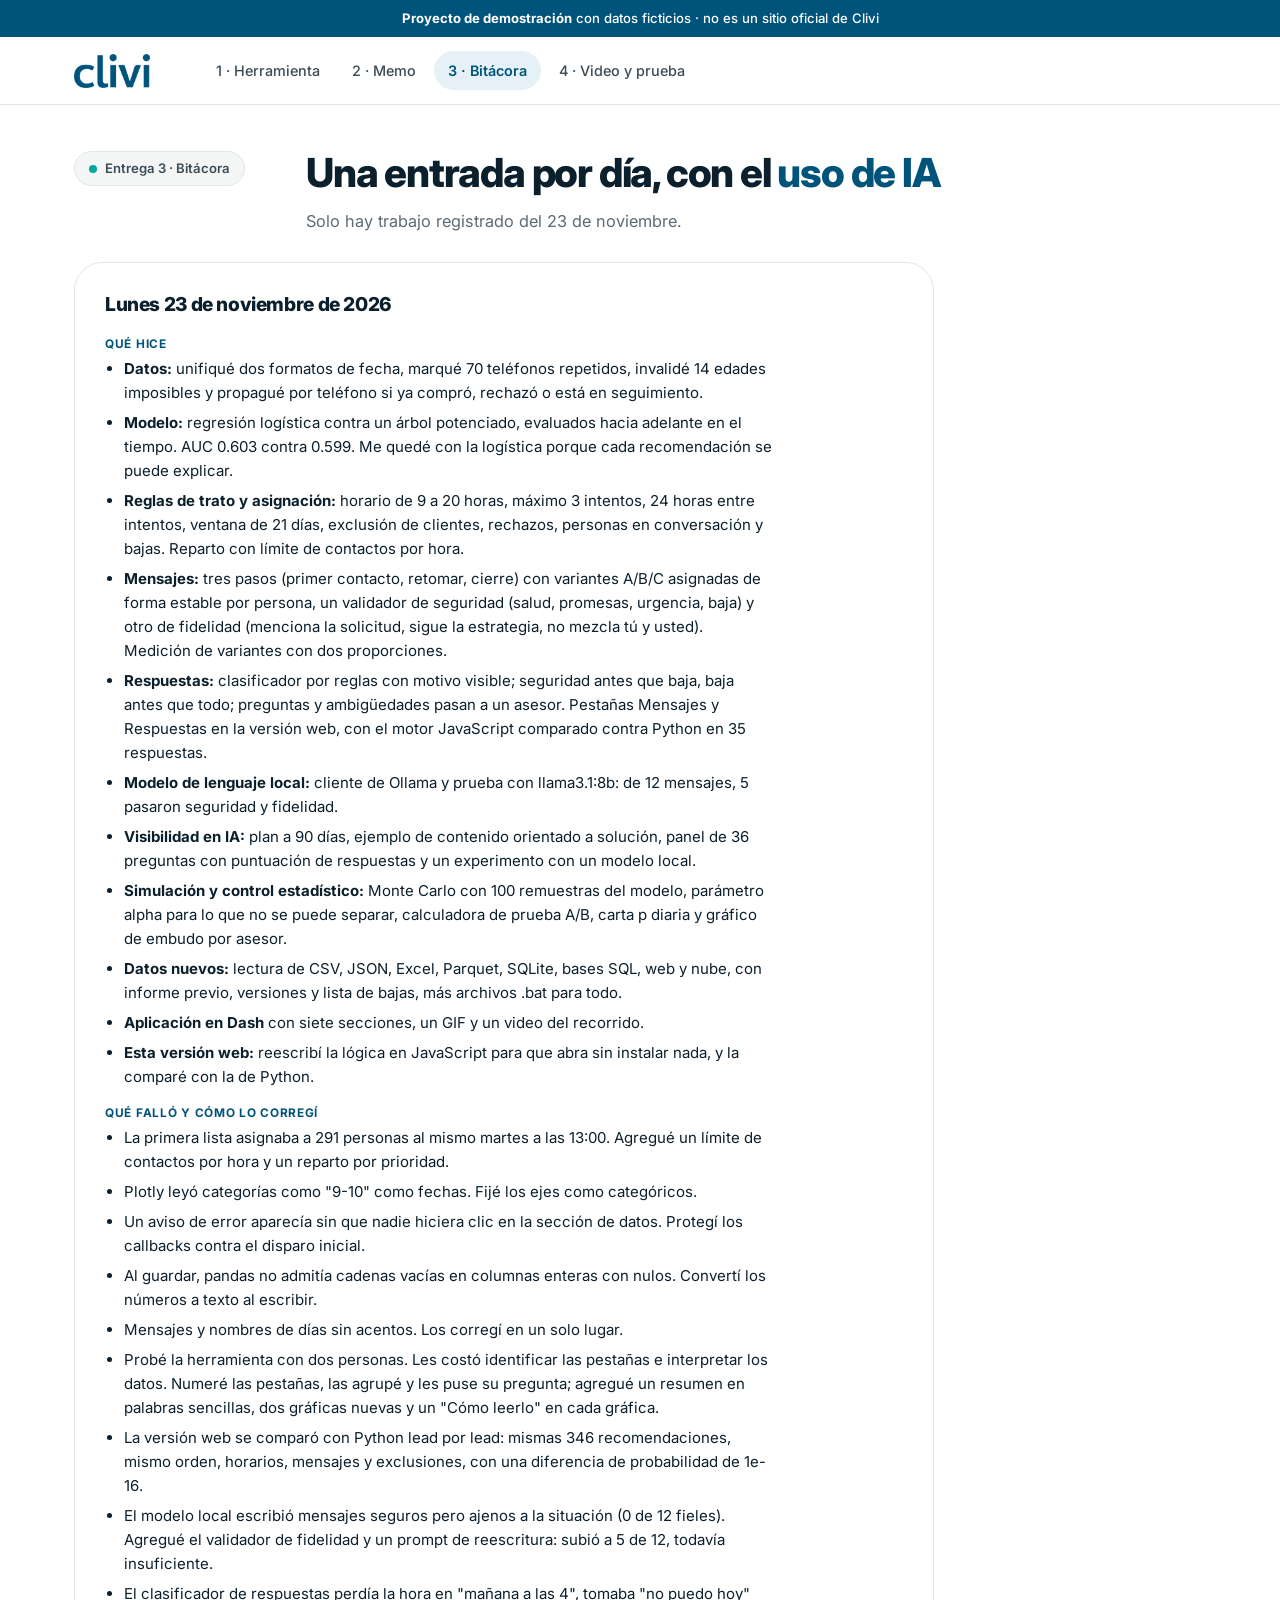
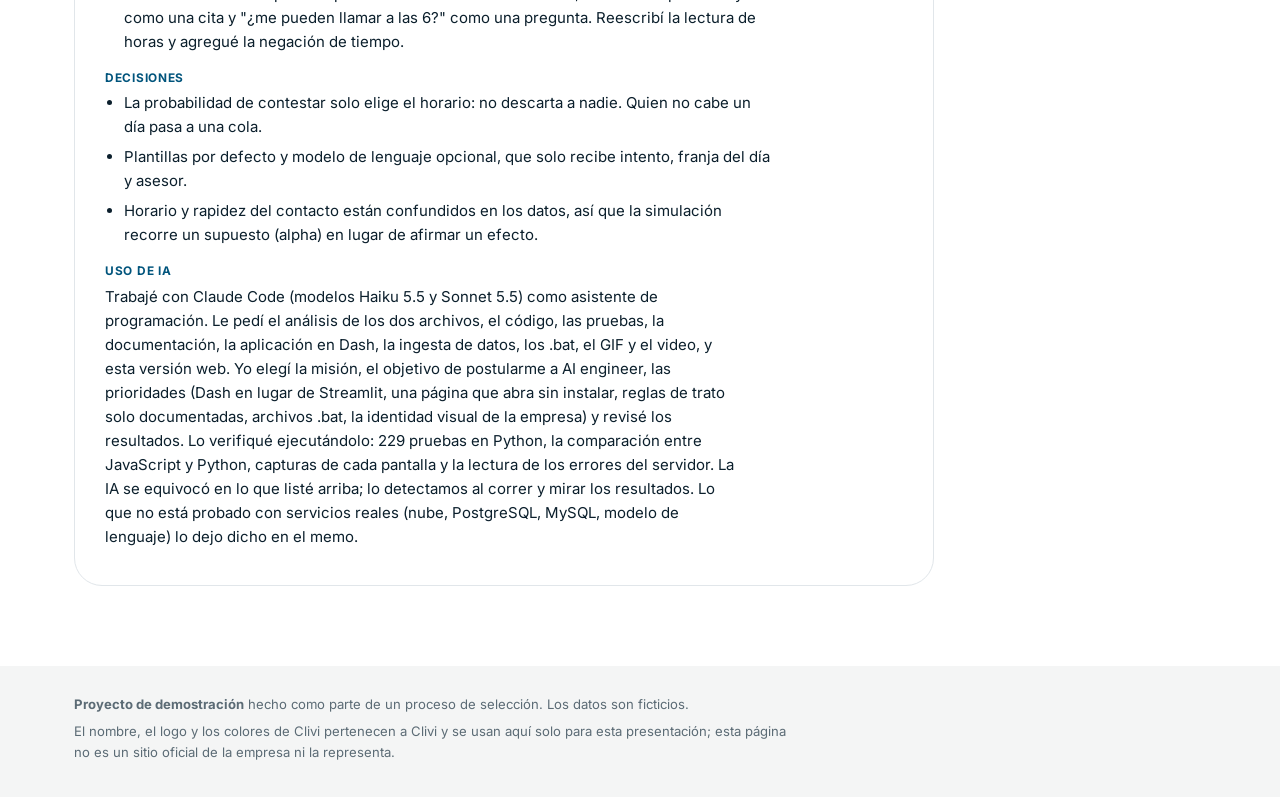
<file: bitacora.html>
<!doctype html>
<html lang="es">
<head>
<meta charset="utf-8">
<meta name="viewport" content="width=device-width, initial-scale=1">
<title>Entrega 3 · Bitácora</title>
<link rel="preconnect" href="https://fonts.googleapis.com">
<link rel="stylesheet" href="https://fonts.googleapis.com/css2?family=Inter:wght@400;500;600;700;800&display=swap">
<style>
/* Identidad visual tomada del sitio publico de Clivi: azul #00547C, Inter, tarjetas blancas muy redondeadas,
   botones en pildora, titulares en negrita con una palabra en azul, contenedor de ancho fijo alineado a la izquierda.
   Los nombres de las variables se conservan porque app.js las lee para colorear las graficas. */
:root {
  color-scheme: light;
  --bg: #FFFFFF; --panel: #FFFFFF; --fondo-suave: #F4F5F5; --fondo-azul: #E6F1F7;
  --fg: #0B1F2C; --muted: #5B6B75; --line: #E1E6EA;
  --steel: #00547C; --steel-2: #006A9C; --steel-dark: #002D42; --steel-soft: #E6F1F7;
  --accent: #00A99D; --accent-soft: #E3F5F3;
  --ok: #0A8F6B; --warn: #C55A11; --code: #F4F5F5;
  --kpi-a: #00547C; --kpi-b: #002D42; --kpi-fg: #FFFFFF;
  --radio: 20px; --radio-grande: 28px;
  --font-body: Inter, system-ui, -apple-system, "Segoe UI", sans-serif;
  --font-mono: ui-monospace, "Cascadia Mono", Consolas, monospace;
}
* { box-sizing: border-box; }
body { background: var(--bg); color: var(--fg); font-family: var(--font-body); font-size: 15px; line-height: 1.6; margin: 0; }
h1, h2, h3, h4 { font-family: var(--font-body); margin: 0; line-height: 1.12; letter-spacing: -0.03em; font-weight: 800; color: var(--fg); text-wrap: balance; }
h2 { font-size: clamp(1.7rem, 3.4vw, 2.5rem); }
h3 { font-size: 1.1rem; letter-spacing: -0.02em; font-weight: 700; }
p { margin: 0 0 10px; max-width: 70ch; }
a { color: var(--steel); }
.acento { color: var(--steel); }
:focus-visible { outline: 3px solid var(--accent); outline-offset: 2px; }
.contenedor { max-width: 1180px; margin: 0 auto; padding-left: max(24px, env(safe-area-inset-left, 0px)); padding-right: max(24px, env(safe-area-inset-right, 0px)); }

/* aviso superior y encabezado, como en el sitio */
.aviso-superior { background: var(--steel); color: #fff; font-size: 0.82rem; text-align: center; padding: 8px 16px; font-weight: 500; }
.aviso-superior b { font-weight: 700; }
header.superior { background: #fff; border-bottom: 1px solid var(--line); position: sticky; top: 0; z-index: 20; }
header.superior .contenedor { display: flex; flex-wrap: wrap; align-items: center; gap: 8px 24px; padding-block: 14px; }
.marca { display: block; flex: none; }
.logo { height: 34px; width: auto; display: block; }
nav.piezas { display: flex; flex-wrap: wrap; gap: 4px; margin-left: 28px; }
nav.piezas a { padding: 8px 14px; border-radius: 999px; text-decoration: none; color: #3C4C57; font-weight: 500; font-size: 0.9rem; }
nav.piezas a:hover { background: var(--fondo-suave); }
nav.piezas a[aria-current="page"] { background: var(--fondo-azul); color: var(--steel); font-weight: 600; }
.cta-header { margin-left: auto; }
.pildora { display: inline-flex; align-items: center; gap: 8px; background: var(--steel); color: #fff; border: none; border-radius: 999px; padding: 12px 22px; font: inherit; font-weight: 600; font-size: 0.92rem; cursor: pointer; text-decoration: none; }
.pildora:hover { background: var(--steel-dark); }
.pildora.blanca { background: #fff; color: var(--steel); }
.pildora.blanca:hover { background: var(--fondo-azul); }

main { padding-block: 28px 56px; min-width: 0; }
img, video, canvas, svg { max-width: 100%; }
body { overflow-wrap: break-word; }
.vista[hidden] { display: none !important; }
.encabezado-vista { display: grid; grid-template-columns: 200px minmax(0, 1fr); gap: 16px 32px; align-items: start; margin: 18px 0 28px; }
.pastilla { display: inline-flex; align-items: center; gap: 8px; background: var(--fondo-suave); border: 1px solid var(--line); color: #3C4C57; border-radius: 999px; padding: 6px 14px; font-size: 0.82rem; font-weight: 600; width: fit-content; }
.pastilla::before { content: ""; width: 8px; height: 8px; border-radius: 50%; background: var(--accent); }
.encabezado-vista .sub { color: var(--muted); max-width: 64ch; margin: 12px 0 0; font-size: 1.02rem; }

/* hero */
.hero { background: linear-gradient(135deg, var(--steel-dark) 0%, var(--steel) 100%); border-radius: var(--radio-grande); color: #fff; padding: 48px 44px; display: grid; grid-template-columns: minmax(0, 1.4fr) minmax(0, 1fr); gap: 32px; align-items: end; margin-bottom: 20px; }
.hero h2 { color: #fff; font-size: clamp(2rem, 4.6vw, 3.4rem); }
.hero p { color: #DCEAF2; font-size: 1.05rem; margin: 16px 0 24px; max-width: 52ch; }
.hero-datos { display: flex; gap: 0; background: rgba(255,255,255,0.1); border: 1px solid rgba(255,255,255,0.25); border-radius: 18px; padding: 14px 6px; }
.hero-datos div { flex: 1; text-align: center; padding: 4px 10px; border-right: 1px solid rgba(255,255,255,0.25); }
.hero-datos div:last-child { border-right: none; }
.hero-datos b { display: block; font-size: 1.6rem; font-weight: 800; letter-spacing: -0.02em; }
.hero-datos span { font-size: 0.78rem; opacity: 0.9; }
.nota-hero { color: var(--muted); font-size: 0.8rem; margin: 0 0 24px; }

.herramienta { display: grid; grid-template-columns: 280px minmax(0, 1fr); gap: 24px; align-items: start; }
.herramienta > * { min-width: 0; }
.subpestanas { max-width: 100%; }
.lateral { position: sticky; top: 84px; background: var(--fondo-suave); border-radius: var(--radio); padding: 18px; display: flex; flex-direction: column; gap: 4px; max-height: calc(100vh - 104px); overflow: auto; }
.lateral h3 { margin-bottom: 6px; }
.lateral label { font-size: 0.7rem; font-weight: 700; text-transform: uppercase; letter-spacing: 0.06em; color: var(--muted); margin-top: 12px; display: flex; justify-content: space-between; }
.lateral label output { color: var(--fg); text-transform: none; letter-spacing: 0; font-size: 0.86rem; font-weight: 700; }
.lateral input[type="range"] { width: 100%; accent-color: var(--steel); }
.lateral input[type="date"], .entrada, select { width: 100%; padding: 10px 12px; border: 1px solid #D5DEE4; border-radius: 12px; background: #fff; color: var(--fg); font: inherit; }
.dias { display: flex; flex-wrap: wrap; gap: 4px 10px; }
.dias label { margin: 0; display: flex; align-items: center; gap: 4px; text-transform: none; letter-spacing: 0; color: var(--fg); font-weight: 500; font-size: 0.86rem; }
input[type="checkbox"] { accent-color: var(--steel); }
.aviso-reglas { color: var(--warn); font-size: 0.82rem; font-weight: 600; min-height: 1.2em; }
.nota { color: var(--muted); font-size: 0.85rem; }

.subpestanas { display: flex; flex-wrap: wrap; gap: 6px; margin-bottom: 20px; }
.subpestanas button { background: var(--fondo-suave); border: none; padding: 9px 16px; font: inherit; font-weight: 600; font-size: 0.88rem; color: #3C4C57; cursor: pointer; border-radius: 999px; }
.subpestanas button:hover { background: var(--fondo-azul); }
.subpestanas button[aria-selected="true"] { background: var(--steel); color: #fff; }
.subvista[hidden] { display: none !important; }

.tarjeta { background: var(--panel); border: 1px solid var(--line); border-radius: var(--radio); padding: 22px; min-width: 0; }
.tarjeta h3 { margin-bottom: 4px; }
.ayuda { color: var(--muted); font-size: 0.86rem; margin: 2px 0 12px; max-width: 72ch; }
.pila { display: flex; flex-direction: column; gap: 18px; }
.dos { display: grid; grid-template-columns: repeat(auto-fit, minmax(min(300px, 100%), 1fr)); gap: 18px; }
.kpis { display: grid; grid-template-columns: repeat(auto-fit, minmax(min(180px, 100%), 1fr)); gap: 14px; }
.kpi { background: var(--fondo-azul); color: var(--fg); border-radius: var(--radio); padding: 16px 18px; min-width: 0; }
.kpi:nth-child(even) { background: var(--fondo-suave); }
.kpi .t { font-size: 0.7rem; text-transform: uppercase; letter-spacing: 0.06em; color: #3C4C57; font-weight: 700; }
.kpi .v { font-size: 2rem; font-weight: 800; line-height: 1.15; margin: 4px 0 2px; font-variant-numeric: tabular-nums; letter-spacing: -0.03em; color: var(--steel); }
.kpi .s { font-size: 0.78rem; color: var(--muted); }

.grafica { width: 100%; min-height: 320px; }
.scroll { overflow-x: auto; }
table { border-collapse: collapse; width: 100%; font-size: 0.88rem; }
th { text-align: left; font-size: 0.7rem; letter-spacing: 0.06em; text-transform: uppercase; color: var(--muted); padding: 8px 10px; border-bottom: 2px solid var(--line); white-space: nowrap; font-weight: 700; }
th.ord { cursor: pointer; user-select: none; }
th.ord:hover { color: var(--steel); }
td { padding: 9px 10px; border-bottom: 1px solid var(--line); vertical-align: top; }
td.num { font-variant-numeric: tabular-nums; white-space: nowrap; }
tr.sel td { background: var(--fondo-azul); }
tr.fila { cursor: pointer; }
tr.fila:hover td { background: var(--fondo-suave); }
.cola { color: var(--warn); font-weight: 600; }
.barra { display: flex; flex-wrap: wrap; gap: 10px 18px; align-items: center; margin-bottom: 12px; }
.barra label { display: flex; align-items: center; gap: 5px; font-size: 0.88rem; }
.paginacion { display: flex; gap: 12px; align-items: center; margin-top: 12px; font-size: 0.88rem; color: var(--muted); }
button.boton { background: var(--steel); color: #fff; border: none; border-radius: 999px; padding: 10px 20px; font: inherit; font-weight: 600; font-size: 0.9rem; cursor: pointer; }
button.boton:hover { background: var(--steel-dark); }
button.claro { background: var(--fondo-azul); color: var(--steel); }
button.claro:hover { background: #D3E6F0; }
button[disabled] { opacity: 0.45; cursor: not-allowed; }
.msg { background: var(--fondo-azul); border-radius: 16px; padding: 14px 16px; margin: 6px 0 12px; line-height: 1.5; }
.etiqueta-campo { font-size: 0.7rem; text-transform: uppercase; letter-spacing: 0.06em; color: var(--muted); font-weight: 700; margin-top: 12px; }
.insignia { display: inline-block; font-size: 0.78rem; font-weight: 600; padding: 3px 10px; border-radius: 999px; background: var(--fondo-azul); color: var(--steel); }
.insignia.ok { background: #DDF3EC; color: var(--ok); }
.insignia.mal { background: #FBE6DA; color: var(--warn); }
pre { background: var(--fondo-suave); border: 1px solid var(--line); border-radius: 14px; padding: 14px; overflow-x: auto; font-family: var(--font-mono); font-size: 0.82rem; white-space: pre-wrap; margin: 0 0 12px; }
.zona { border: 2px dashed var(--steel); border-radius: var(--radio); padding: 28px; text-align: center; background: var(--fondo-azul); color: var(--steel); font-weight: 600; cursor: pointer; display: block; }
.zona.encima { background: var(--accent-soft); border-color: var(--accent); }
.formulario { display: grid; grid-template-columns: repeat(auto-fit, minmax(min(190px, 100%), 1fr)); gap: 14px; margin-bottom: 14px; }
.formulario label { font-size: 0.7rem; text-transform: uppercase; letter-spacing: 0.06em; color: var(--muted); font-weight: 700; display: block; margin-bottom: 4px; }
.fila-accion { display: flex; flex-wrap: wrap; gap: 10px; align-items: center; }
.exito { color: var(--ok); font-weight: 600; }
.error { color: var(--warn); font-weight: 600; }
ul { margin: 0; padding-left: 1.2rem; }
li { margin-bottom: 6px; max-width: 72ch; }
.si h3 { color: var(--ok); margin-bottom: 8px; }
.no h3 { color: var(--warn); margin-bottom: 8px; }

/* memo, bitacora, video */
.lectura { max-width: 860px; display: flex; flex-direction: column; gap: 22px; }
.hoja { background: var(--panel); border: 1px solid var(--line); border-radius: var(--radio-grande); padding: 34px 38px; }
.hoja h2 { font-size: 1.8rem; margin-bottom: 4px; }
.hoja h3 { margin: 22px 0 6px; color: var(--steel); text-transform: uppercase; letter-spacing: 0.06em; font-size: 0.78rem; font-weight: 700; }
.hoja p, .hoja li { font-size: 0.95rem; }
.entrada-dia { background: var(--panel); border: 1px solid var(--line); border-radius: var(--radio-grande); padding: 26px 30px; }
.entrada-dia .fecha { font-weight: 800; font-size: 1.2rem; letter-spacing: -0.02em; }
.entrada-dia h4 { font-size: 0.74rem; text-transform: uppercase; letter-spacing: 0.06em; color: var(--steel); margin: 18px 0 6px; font-weight: 700; }
.pendiente { background: var(--accent-soft); border-radius: 14px; padding: 12px 16px; font-size: 0.9rem; color: #0B4F4A; }
video { width: 100%; max-width: 900px; border-radius: var(--radio); border: 1px solid var(--line); background: #000; display: block; }
.tabla-prueba td, .tabla-prueba th { font-size: 0.86rem; }

footer.pie { background: var(--fondo-suave); padding-block: 28px; margin-top: 24px; }
footer.pie p { color: var(--muted); font-size: 0.82rem; max-width: 90ch; margin: 0 0 6px; }

@media (max-width: 1100px) {
  .herramienta { grid-template-columns: minmax(0, 1fr); }
  .lateral { position: static; max-height: none; }
}

@media (max-width: 960px) {
  .hero { grid-template-columns: minmax(0, 1fr); padding: 32px 24px; }
  .encabezado-vista { grid-template-columns: minmax(0, 1fr); }
  header.superior .contenedor { flex-wrap: wrap; }
  nav.piezas { margin-left: 0; order: 3; width: 100%; }
  .hoja { padding: 22px; }
}

@media (max-width: 720px) {
  .contenedor { padding-left: max(16px, env(safe-area-inset-left, 0px)); padding-right: max(16px, env(safe-area-inset-right, 0px)); }
  .hero { padding: 26px 20px; }
  .hero-datos { flex-wrap: wrap; row-gap: 10px; }
  .hero-datos div { flex: 1 1 30%; min-width: 90px; }
  .tarjeta { padding: 16px; }
  .entrada-dia { padding: 20px 18px; }
  .hoja { padding: 20px 18px; }
  .kpi .v { font-size: 1.6rem; }
  nav.piezas a { padding: 7px 11px; font-size: 0.85rem; }
}

@media (max-width: 420px) {
  h2 { font-size: 1.5rem; }
  .subpestanas button { padding: 8px 12px; font-size: 0.82rem; }
  .burbuja { max-width: 96%; }
}

/* conversacion de ejemplo (pestana Respuestas) */
.chat { display: flex; flex-direction: column; gap: 10px; }
.burbuja { max-width: 88%; padding: 12px 16px; border-radius: 18px; line-height: 1.45; font-size: 0.92rem; }
.burbuja .quien { font-size: 0.68rem; text-transform: uppercase; letter-spacing: 0.06em; font-weight: 700; color: var(--muted); margin-bottom: 4px; }
.burbuja.asesor { background: var(--fondo-azul); border-bottom-left-radius: 6px; align-self: flex-start; }
.burbuja.persona { background: var(--steel); color: #fff; border-bottom-right-radius: 6px; align-self: flex-end; }
.burbuja.persona .quien { color: rgba(255,255,255,0.8); }
.burbuja.sugerida { background: #fff; border: 1px dashed var(--steel); }
.burbuja.sistema { background: var(--fondo-suave); color: var(--muted); align-self: center; font-size: 0.82rem; border-radius: 999px; }
code { background: var(--fondo-suave); padding: 1px 6px; border-radius: 6px; font-size: 0.85em; }

/* demos para simular */
.tabla-demos td, .tabla-demos th { font-size: 0.86rem; }
.tabla-demos td:first-child { font-weight: 800; color: var(--steel); }

/* pestanas guiadas, guia de la pestana actual y lecturas de las graficas */
.pestanas-guia { display: grid; grid-template-columns: repeat(auto-fit, minmax(min(420px, 100%), 1fr)); gap: 14px; margin-bottom: 14px; }
.grupo-pestanas { background: var(--fondo-suave); border-radius: var(--radio); padding: 12px; min-width: 0; }
.grupo-titulo { font-size: 0.7rem; font-weight: 800; text-transform: uppercase; letter-spacing: 0.07em; color: var(--steel); margin: 0 0 8px 4px; }
.grupo-pestanas .subpestanas { display: grid; grid-template-columns: repeat(auto-fit, minmax(min(180px, 100%), 1fr)); gap: 8px; margin: 0; }
.subpestanas button { display: flex; align-items: center; gap: 10px; text-align: left; border-radius: 16px; padding: 10px 12px; background: #fff; border: 1px solid var(--line); }
.subpestanas button .n { flex: none; display: flex; align-items: center; justify-content: center; width: 28px; height: 28px; border-radius: 50%; background: var(--fondo-azul); color: var(--steel); font-weight: 800; font-size: 0.85rem; }
.subpestanas button .tx { display: flex; flex-direction: column; min-width: 0; }
.subpestanas button .tx b { font-size: 0.92rem; color: var(--fg); }
.subpestanas button .tx small { font-size: 0.74rem; font-weight: 500; color: var(--muted); line-height: 1.25; }
.subpestanas button[aria-selected="true"] { background: var(--steel); border-color: var(--steel); }
.subpestanas button[aria-selected="true"] .n { background: #fff; color: var(--steel); }
.subpestanas button[aria-selected="true"] .tx b, .subpestanas button[aria-selected="true"] .tx small { color: #fff; }
.guia-actual { display: flex; flex-wrap: wrap; justify-content: space-between; align-items: center; gap: 10px 20px; background: var(--fondo-azul); border-radius: var(--radio); padding: 14px 18px; margin-bottom: 18px; }
.guia-actual p { margin: 4px 0 0; color: #3C4C57; font-size: 0.9rem; }
.guia-actual .paso { display: block; font-size: 0.7rem; text-transform: uppercase; letter-spacing: 0.07em; font-weight: 800; color: var(--steel); margin-bottom: 2px; }
.lectura-caja { background: var(--fondo-suave); border-left: 4px solid var(--accent); border-radius: 0 12px 12px 0; padding: 10px 14px; margin: 12px 0 0; font-size: 0.86rem; color: #2C3E4A; max-width: none; }
.resumen { background: var(--fondo-azul); border-color: transparent; }
.resumen li { margin-bottom: 8px; font-size: 0.96rem; }
.glosario { margin-top: 14px; font-size: 0.88rem; }
.glosario summary { cursor: pointer; font-weight: 700; color: var(--steel); }
@media (max-width: 720px) { .guia-actual { padding: 12px 14px; } }
.pestanas-guia { scroll-margin-top: 84px; }

</style>
</head>
<body>

<div class="aviso-superior"><b>Proyecto de demostración</b> con datos ficticios · no es un sitio oficial de Clivi</div>

<header class="superior">
  <div class="contenedor">
    <a class="marca" href="herramienta.html" aria-label="Herramienta, entrega 1"><img class="logo" src="[data-uri]" alt="Clivi"></a>
    <nav class="piezas" aria-label="Las cuatro entregas">
      <a href="herramienta.html">1 · Herramienta</a>
      <a href="memo.html">2 · Memo</a>
      <a href="bitacora.html" aria-current="page">3 · Bitácora</a>
      <a href="video.html">4 · Video y prueba</a>
    </nav>
  </div>
</header>

<main class="contenedor">
<section id="vista-bitacora" class="vista">
    <div class="encabezado-vista">
      <span class="pastilla">Entrega 3 · Bitácora</span>
      <div><h2>Una entrada por día, con el <span class="acento">uso de IA</span></h2><p class="sub">Solo hay trabajo registrado del 23 de noviembre.</p></div>
    </div>
    <div class="lectura">

      <article class="entrada-dia">
        <div class="fecha">Lunes 23 de noviembre de 2026</div>
        <h4>Qué hice</h4>
        <ul>
          <li><b>Datos:</b> unifiqué dos formatos de fecha, marqué 70 teléfonos repetidos, invalidé 14 edades imposibles y propagué por teléfono si ya compró, rechazó o está en seguimiento.</li>
          <li><b>Modelo:</b> regresión logística contra un árbol potenciado, evaluados hacia adelante en el tiempo. AUC 0.603 contra 0.599. Me quedé con la logística porque cada recomendación se puede explicar.</li>
          <li><b>Reglas de trato y asignación:</b> horario de 9 a 20 horas, máximo 3 intentos, 24 horas entre intentos, ventana de 21 días, exclusión de clientes, rechazos, personas en conversación y bajas. Reparto con límite de contactos por hora.</li>
          <li><b>Mensajes:</b> tres pasos (primer contacto, retomar, cierre) con variantes A/B/C asignadas de forma estable por persona, un validador de seguridad (salud, promesas, urgencia, baja) y otro de fidelidad (menciona la solicitud, sigue la estrategia, no mezcla tú y usted). Medición de variantes con dos proporciones.</li>
          <li><b>Respuestas:</b> clasificador por reglas con motivo visible; seguridad antes que baja, baja antes que todo; preguntas y ambigüedades pasan a un asesor. Pestañas Mensajes y Respuestas en la versión web, con el motor JavaScript comparado contra Python en 35 respuestas.</li>
          <li><b>Modelo de lenguaje local:</b> cliente de Ollama y prueba con llama3.1:8b: de 12 mensajes, 5 pasaron seguridad y fidelidad.</li>
          <li><b>Visibilidad en IA:</b> plan a 90 días, ejemplo de contenido orientado a solución, panel de 36 preguntas con puntuación de respuestas y un experimento con un modelo local.</li>
          <li><b>Simulación y control estadístico:</b> Monte Carlo con 100 remuestras del modelo, parámetro alpha para lo que no se puede separar, calculadora de prueba A/B, carta p diaria y gráfico de embudo por asesor.</li>
          <li><b>Datos nuevos:</b> lectura de CSV, JSON, Excel, Parquet, SQLite, bases SQL, web y nube, con informe previo, versiones y lista de bajas, más archivos .bat para todo.</li>
          <li><b>Aplicación en Dash</b> con siete secciones, un GIF y un video del recorrido.</li>
          <li><b>Esta versión web:</b> reescribí la lógica en JavaScript para que abra sin instalar nada, y la comparé con la de Python.</li>
        </ul>
        <h4>Qué falló y cómo lo corregí</h4>
        <ul>
          <li>La primera lista asignaba a 291 personas al mismo martes a las 13:00. Agregué un límite de contactos por hora y un reparto por prioridad.</li>
          <li>Plotly leyó categorías como "9-10" como fechas. Fijé los ejes como categóricos.</li>
          <li>Un aviso de error aparecía sin que nadie hiciera clic en la sección de datos. Protegí los callbacks contra el disparo inicial.</li>
          <li>Al guardar, pandas no admitía cadenas vacías en columnas enteras con nulos. Convertí los números a texto al escribir.</li>
          <li>Mensajes y nombres de días sin acentos. Los corregí en un solo lugar.</li>
          <li>Probé la herramienta con dos personas. Les costó identificar las pestañas e interpretar los datos. Numeré las pestañas, las agrupé y les puse su pregunta; agregué un resumen en palabras sencillas, dos gráficas nuevas y un "Cómo leerlo" en cada gráfica.</li>
          <li>La versión web se comparó con Python lead por lead: mismas 346 recomendaciones, mismo orden, horarios, mensajes y exclusiones, con una diferencia de probabilidad de 1e-16.</li>
          <li>El modelo local escribió mensajes seguros pero ajenos a la situación (0 de 12 fieles). Agregué el validador de fidelidad y un prompt de reescritura: subió a 5 de 12, todavía insuficiente.</li>
          <li>El clasificador de respuestas perdía la hora en "mañana a las 4", tomaba "no puedo hoy" como una cita y "¿me pueden llamar a las 6?" como una pregunta. Reescribí la lectura de horas y agregué la negación de tiempo.</li>
        </ul>
        <h4>Decisiones</h4>
        <ul>
          <li>La probabilidad de contestar solo elige el horario: no descarta a nadie. Quien no cabe un día pasa a una cola.</li>
          <li>Plantillas por defecto y modelo de lenguaje opcional, que solo recibe intento, franja del día y asesor.</li>
          <li>Horario y rapidez del contacto están confundidos en los datos, así que la simulación recorre un supuesto (alpha) en lugar de afirmar un efecto.</li>
        </ul>
        <h4>Uso de IA</h4>
        <p>Trabajé con Claude Code (modelos Haiku 5.5 y Sonnet 5.5) como asistente de programación. Le pedí el análisis de los dos archivos, el código, las pruebas, la documentación, la aplicación en Dash, la ingesta de datos, los .bat, el GIF y el video, y esta versión web. Yo elegí la misión, el objetivo de postularme a AI engineer, las prioridades (Dash en lugar de Streamlit, una página que abra sin instalar, reglas de trato solo documentadas, archivos .bat, la identidad visual de la empresa) y revisé los resultados. Lo verifiqué ejecutándolo: 229 pruebas en Python, la comparación entre JavaScript y Python, capturas de cada pantalla y la lectura de los errores del servidor. La IA se equivocó en lo que listé arriba; lo detectamos al correr y mirar los resultados. Lo que no está probado con servicios reales (nube, PostgreSQL, MySQL, modelo de lenguaje) lo dejo dicho en el memo.</p>
      </article>

    </div>
</section>

</main>

<footer class="pie">
  <div class="contenedor">
    <p><b>Proyecto de demostración</b> hecho como parte de un proceso de selección. Los datos son ficticios.</p>
    <p>El nombre, el logo y los colores de Clivi pertenecen a Clivi y se usan aquí solo para esta presentación; esta página no es un sitio oficial de la empresa ni la representa.</p>
  </div>
</footer>

</body>
</html>
</file>
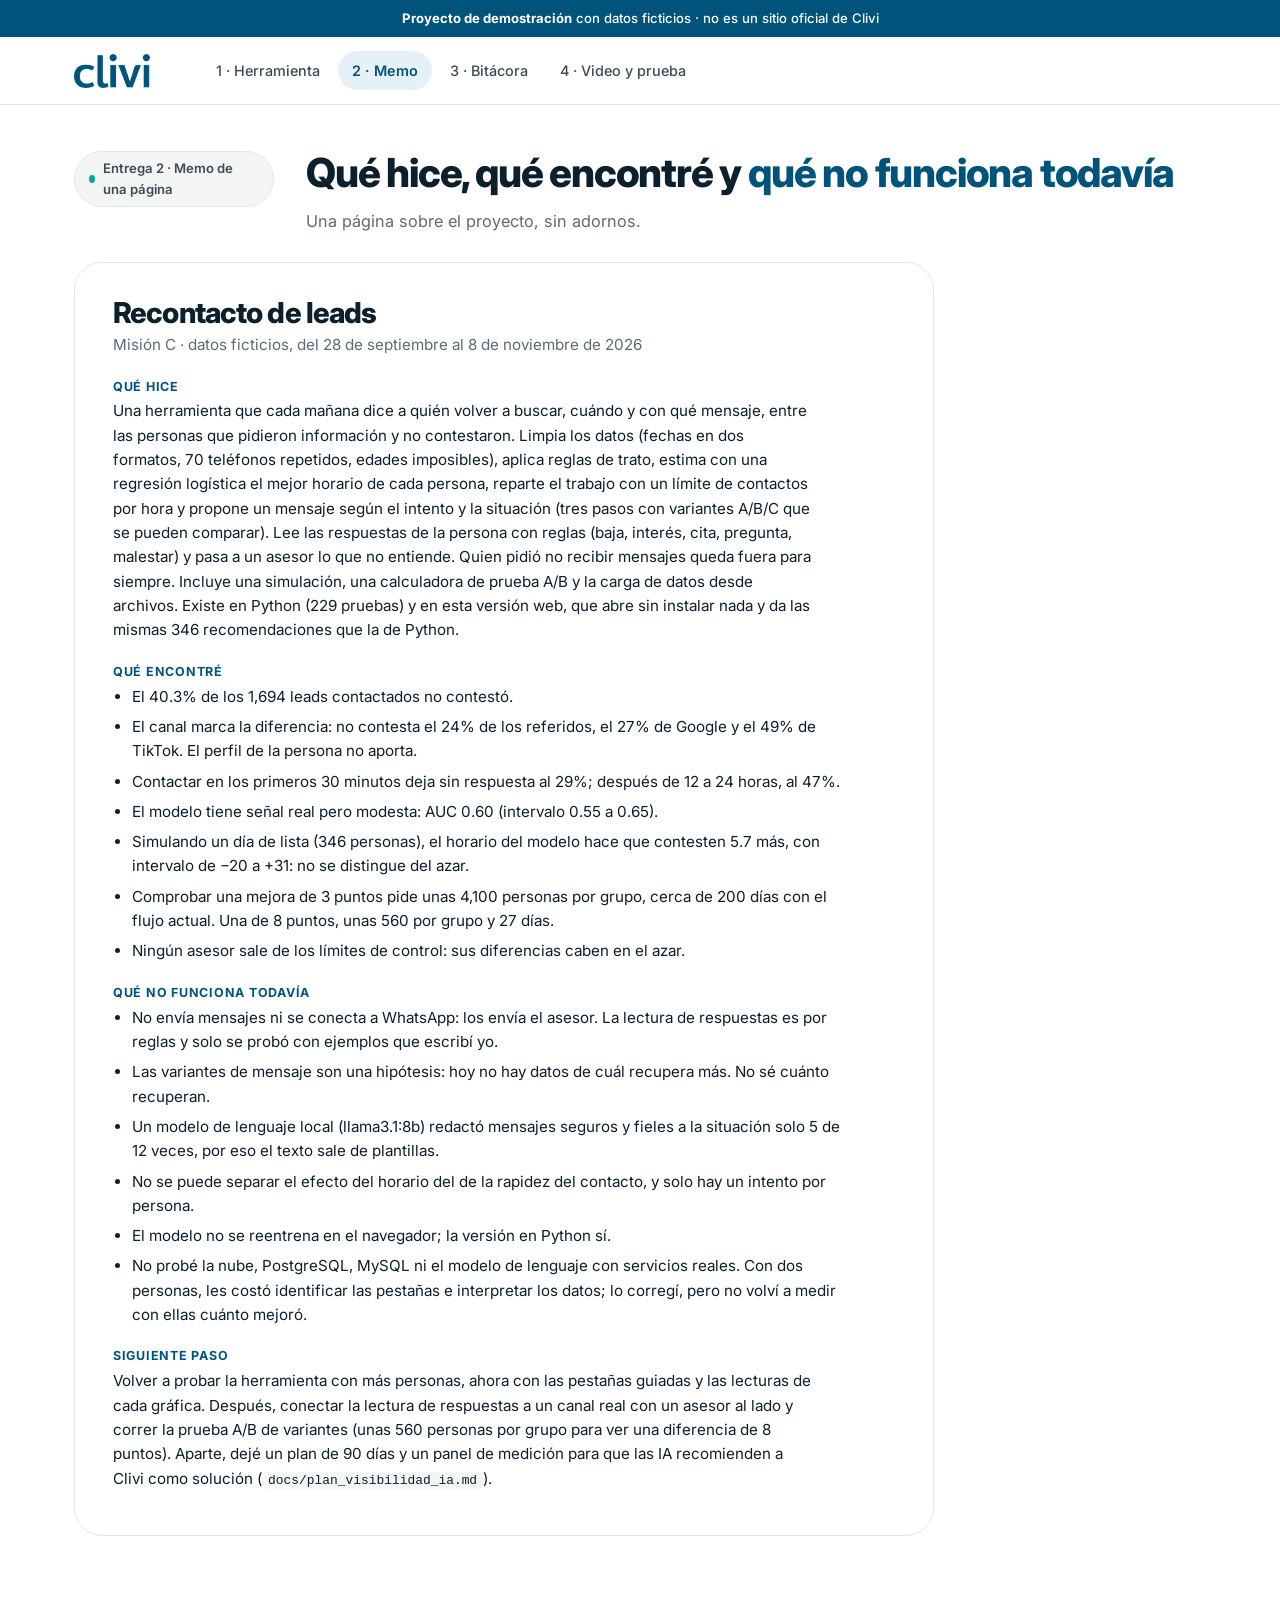
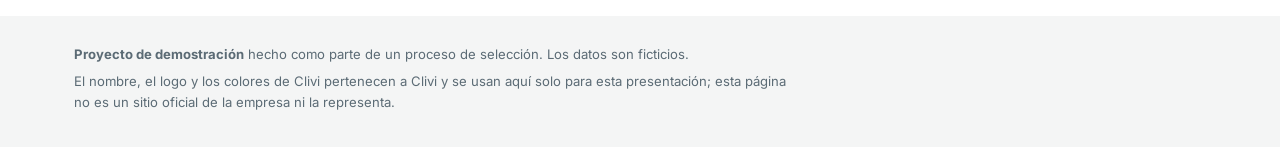
<file: memo.html>
<!doctype html>
<html lang="es">
<head>
<meta charset="utf-8">
<meta name="viewport" content="width=device-width, initial-scale=1">
<title>Entrega 2 · Memo de una página</title>
<link rel="preconnect" href="https://fonts.googleapis.com">
<link rel="stylesheet" href="https://fonts.googleapis.com/css2?family=Inter:wght@400;500;600;700;800&display=swap">
<style>
/* Identidad visual tomada del sitio publico de Clivi: azul #00547C, Inter, tarjetas blancas muy redondeadas,
   botones en pildora, titulares en negrita con una palabra en azul, contenedor de ancho fijo alineado a la izquierda.
   Los nombres de las variables se conservan porque app.js las lee para colorear las graficas. */
:root {
  color-scheme: light;
  --bg: #FFFFFF; --panel: #FFFFFF; --fondo-suave: #F4F5F5; --fondo-azul: #E6F1F7;
  --fg: #0B1F2C; --muted: #5B6B75; --line: #E1E6EA;
  --steel: #00547C; --steel-2: #006A9C; --steel-dark: #002D42; --steel-soft: #E6F1F7;
  --accent: #00A99D; --accent-soft: #E3F5F3;
  --ok: #0A8F6B; --warn: #C55A11; --code: #F4F5F5;
  --kpi-a: #00547C; --kpi-b: #002D42; --kpi-fg: #FFFFFF;
  --radio: 20px; --radio-grande: 28px;
  --font-body: Inter, system-ui, -apple-system, "Segoe UI", sans-serif;
  --font-mono: ui-monospace, "Cascadia Mono", Consolas, monospace;
}
* { box-sizing: border-box; }
body { background: var(--bg); color: var(--fg); font-family: var(--font-body); font-size: 15px; line-height: 1.6; margin: 0; }
h1, h2, h3, h4 { font-family: var(--font-body); margin: 0; line-height: 1.12; letter-spacing: -0.03em; font-weight: 800; color: var(--fg); text-wrap: balance; }
h2 { font-size: clamp(1.7rem, 3.4vw, 2.5rem); }
h3 { font-size: 1.1rem; letter-spacing: -0.02em; font-weight: 700; }
p { margin: 0 0 10px; max-width: 70ch; }
a { color: var(--steel); }
.acento { color: var(--steel); }
:focus-visible { outline: 3px solid var(--accent); outline-offset: 2px; }
.contenedor { max-width: 1180px; margin: 0 auto; padding-left: max(24px, env(safe-area-inset-left, 0px)); padding-right: max(24px, env(safe-area-inset-right, 0px)); }

/* aviso superior y encabezado, como en el sitio */
.aviso-superior { background: var(--steel); color: #fff; font-size: 0.82rem; text-align: center; padding: 8px 16px; font-weight: 500; }
.aviso-superior b { font-weight: 700; }
header.superior { background: #fff; border-bottom: 1px solid var(--line); position: sticky; top: 0; z-index: 20; }
header.superior .contenedor { display: flex; flex-wrap: wrap; align-items: center; gap: 8px 24px; padding-block: 14px; }
.marca { display: block; flex: none; }
.logo { height: 34px; width: auto; display: block; }
nav.piezas { display: flex; flex-wrap: wrap; gap: 4px; margin-left: 28px; }
nav.piezas a { padding: 8px 14px; border-radius: 999px; text-decoration: none; color: #3C4C57; font-weight: 500; font-size: 0.9rem; }
nav.piezas a:hover { background: var(--fondo-suave); }
nav.piezas a[aria-current="page"] { background: var(--fondo-azul); color: var(--steel); font-weight: 600; }
.cta-header { margin-left: auto; }
.pildora { display: inline-flex; align-items: center; gap: 8px; background: var(--steel); color: #fff; border: none; border-radius: 999px; padding: 12px 22px; font: inherit; font-weight: 600; font-size: 0.92rem; cursor: pointer; text-decoration: none; }
.pildora:hover { background: var(--steel-dark); }
.pildora.blanca { background: #fff; color: var(--steel); }
.pildora.blanca:hover { background: var(--fondo-azul); }

main { padding-block: 28px 56px; min-width: 0; }
img, video, canvas, svg { max-width: 100%; }
body { overflow-wrap: break-word; }
.vista[hidden] { display: none !important; }
.encabezado-vista { display: grid; grid-template-columns: 200px minmax(0, 1fr); gap: 16px 32px; align-items: start; margin: 18px 0 28px; }
.pastilla { display: inline-flex; align-items: center; gap: 8px; background: var(--fondo-suave); border: 1px solid var(--line); color: #3C4C57; border-radius: 999px; padding: 6px 14px; font-size: 0.82rem; font-weight: 600; width: fit-content; }
.pastilla::before { content: ""; width: 8px; height: 8px; border-radius: 50%; background: var(--accent); }
.encabezado-vista .sub { color: var(--muted); max-width: 64ch; margin: 12px 0 0; font-size: 1.02rem; }

/* hero */
.hero { background: linear-gradient(135deg, var(--steel-dark) 0%, var(--steel) 100%); border-radius: var(--radio-grande); color: #fff; padding: 48px 44px; display: grid; grid-template-columns: minmax(0, 1.4fr) minmax(0, 1fr); gap: 32px; align-items: end; margin-bottom: 20px; }
.hero h2 { color: #fff; font-size: clamp(2rem, 4.6vw, 3.4rem); }
.hero p { color: #DCEAF2; font-size: 1.05rem; margin: 16px 0 24px; max-width: 52ch; }
.hero-datos { display: flex; gap: 0; background: rgba(255,255,255,0.1); border: 1px solid rgba(255,255,255,0.25); border-radius: 18px; padding: 14px 6px; }
.hero-datos div { flex: 1; text-align: center; padding: 4px 10px; border-right: 1px solid rgba(255,255,255,0.25); }
.hero-datos div:last-child { border-right: none; }
.hero-datos b { display: block; font-size: 1.6rem; font-weight: 800; letter-spacing: -0.02em; }
.hero-datos span { font-size: 0.78rem; opacity: 0.9; }
.nota-hero { color: var(--muted); font-size: 0.8rem; margin: 0 0 24px; }

.herramienta { display: grid; grid-template-columns: 280px minmax(0, 1fr); gap: 24px; align-items: start; }
.herramienta > * { min-width: 0; }
.subpestanas { max-width: 100%; }
.lateral { position: sticky; top: 84px; background: var(--fondo-suave); border-radius: var(--radio); padding: 18px; display: flex; flex-direction: column; gap: 4px; max-height: calc(100vh - 104px); overflow: auto; }
.lateral h3 { margin-bottom: 6px; }
.lateral label { font-size: 0.7rem; font-weight: 700; text-transform: uppercase; letter-spacing: 0.06em; color: var(--muted); margin-top: 12px; display: flex; justify-content: space-between; }
.lateral label output { color: var(--fg); text-transform: none; letter-spacing: 0; font-size: 0.86rem; font-weight: 700; }
.lateral input[type="range"] { width: 100%; accent-color: var(--steel); }
.lateral input[type="date"], .entrada, select { width: 100%; padding: 10px 12px; border: 1px solid #D5DEE4; border-radius: 12px; background: #fff; color: var(--fg); font: inherit; }
.dias { display: flex; flex-wrap: wrap; gap: 4px 10px; }
.dias label { margin: 0; display: flex; align-items: center; gap: 4px; text-transform: none; letter-spacing: 0; color: var(--fg); font-weight: 500; font-size: 0.86rem; }
input[type="checkbox"] { accent-color: var(--steel); }
.aviso-reglas { color: var(--warn); font-size: 0.82rem; font-weight: 600; min-height: 1.2em; }
.nota { color: var(--muted); font-size: 0.85rem; }

.subpestanas { display: flex; flex-wrap: wrap; gap: 6px; margin-bottom: 20px; }
.subpestanas button { background: var(--fondo-suave); border: none; padding: 9px 16px; font: inherit; font-weight: 600; font-size: 0.88rem; color: #3C4C57; cursor: pointer; border-radius: 999px; }
.subpestanas button:hover { background: var(--fondo-azul); }
.subpestanas button[aria-selected="true"] { background: var(--steel); color: #fff; }
.subvista[hidden] { display: none !important; }

.tarjeta { background: var(--panel); border: 1px solid var(--line); border-radius: var(--radio); padding: 22px; min-width: 0; }
.tarjeta h3 { margin-bottom: 4px; }
.ayuda { color: var(--muted); font-size: 0.86rem; margin: 2px 0 12px; max-width: 72ch; }
.pila { display: flex; flex-direction: column; gap: 18px; }
.dos { display: grid; grid-template-columns: repeat(auto-fit, minmax(min(300px, 100%), 1fr)); gap: 18px; }
.kpis { display: grid; grid-template-columns: repeat(auto-fit, minmax(min(180px, 100%), 1fr)); gap: 14px; }
.kpi { background: var(--fondo-azul); color: var(--fg); border-radius: var(--radio); padding: 16px 18px; min-width: 0; }
.kpi:nth-child(even) { background: var(--fondo-suave); }
.kpi .t { font-size: 0.7rem; text-transform: uppercase; letter-spacing: 0.06em; color: #3C4C57; font-weight: 700; }
.kpi .v { font-size: 2rem; font-weight: 800; line-height: 1.15; margin: 4px 0 2px; font-variant-numeric: tabular-nums; letter-spacing: -0.03em; color: var(--steel); }
.kpi .s { font-size: 0.78rem; color: var(--muted); }

.grafica { width: 100%; min-height: 320px; }
.scroll { overflow-x: auto; }
table { border-collapse: collapse; width: 100%; font-size: 0.88rem; }
th { text-align: left; font-size: 0.7rem; letter-spacing: 0.06em; text-transform: uppercase; color: var(--muted); padding: 8px 10px; border-bottom: 2px solid var(--line); white-space: nowrap; font-weight: 700; }
th.ord { cursor: pointer; user-select: none; }
th.ord:hover { color: var(--steel); }
td { padding: 9px 10px; border-bottom: 1px solid var(--line); vertical-align: top; }
td.num { font-variant-numeric: tabular-nums; white-space: nowrap; }
tr.sel td { background: var(--fondo-azul); }
tr.fila { cursor: pointer; }
tr.fila:hover td { background: var(--fondo-suave); }
.cola { color: var(--warn); font-weight: 600; }
.barra { display: flex; flex-wrap: wrap; gap: 10px 18px; align-items: center; margin-bottom: 12px; }
.barra label { display: flex; align-items: center; gap: 5px; font-size: 0.88rem; }
.paginacion { display: flex; gap: 12px; align-items: center; margin-top: 12px; font-size: 0.88rem; color: var(--muted); }
button.boton { background: var(--steel); color: #fff; border: none; border-radius: 999px; padding: 10px 20px; font: inherit; font-weight: 600; font-size: 0.9rem; cursor: pointer; }
button.boton:hover { background: var(--steel-dark); }
button.claro { background: var(--fondo-azul); color: var(--steel); }
button.claro:hover { background: #D3E6F0; }
button[disabled] { opacity: 0.45; cursor: not-allowed; }
.msg { background: var(--fondo-azul); border-radius: 16px; padding: 14px 16px; margin: 6px 0 12px; line-height: 1.5; }
.etiqueta-campo { font-size: 0.7rem; text-transform: uppercase; letter-spacing: 0.06em; color: var(--muted); font-weight: 700; margin-top: 12px; }
.insignia { display: inline-block; font-size: 0.78rem; font-weight: 600; padding: 3px 10px; border-radius: 999px; background: var(--fondo-azul); color: var(--steel); }
.insignia.ok { background: #DDF3EC; color: var(--ok); }
.insignia.mal { background: #FBE6DA; color: var(--warn); }
pre { background: var(--fondo-suave); border: 1px solid var(--line); border-radius: 14px; padding: 14px; overflow-x: auto; font-family: var(--font-mono); font-size: 0.82rem; white-space: pre-wrap; margin: 0 0 12px; }
.zona { border: 2px dashed var(--steel); border-radius: var(--radio); padding: 28px; text-align: center; background: var(--fondo-azul); color: var(--steel); font-weight: 600; cursor: pointer; display: block; }
.zona.encima { background: var(--accent-soft); border-color: var(--accent); }
.formulario { display: grid; grid-template-columns: repeat(auto-fit, minmax(min(190px, 100%), 1fr)); gap: 14px; margin-bottom: 14px; }
.formulario label { font-size: 0.7rem; text-transform: uppercase; letter-spacing: 0.06em; color: var(--muted); font-weight: 700; display: block; margin-bottom: 4px; }
.fila-accion { display: flex; flex-wrap: wrap; gap: 10px; align-items: center; }
.exito { color: var(--ok); font-weight: 600; }
.error { color: var(--warn); font-weight: 600; }
ul { margin: 0; padding-left: 1.2rem; }
li { margin-bottom: 6px; max-width: 72ch; }
.si h3 { color: var(--ok); margin-bottom: 8px; }
.no h3 { color: var(--warn); margin-bottom: 8px; }

/* memo, bitacora, video */
.lectura { max-width: 860px; display: flex; flex-direction: column; gap: 22px; }
.hoja { background: var(--panel); border: 1px solid var(--line); border-radius: var(--radio-grande); padding: 34px 38px; }
.hoja h2 { font-size: 1.8rem; margin-bottom: 4px; }
.hoja h3 { margin: 22px 0 6px; color: var(--steel); text-transform: uppercase; letter-spacing: 0.06em; font-size: 0.78rem; font-weight: 700; }
.hoja p, .hoja li { font-size: 0.95rem; }
.entrada-dia { background: var(--panel); border: 1px solid var(--line); border-radius: var(--radio-grande); padding: 26px 30px; }
.entrada-dia .fecha { font-weight: 800; font-size: 1.2rem; letter-spacing: -0.02em; }
.entrada-dia h4 { font-size: 0.74rem; text-transform: uppercase; letter-spacing: 0.06em; color: var(--steel); margin: 18px 0 6px; font-weight: 700; }
.pendiente { background: var(--accent-soft); border-radius: 14px; padding: 12px 16px; font-size: 0.9rem; color: #0B4F4A; }
video { width: 100%; max-width: 900px; border-radius: var(--radio); border: 1px solid var(--line); background: #000; display: block; }
.tabla-prueba td, .tabla-prueba th { font-size: 0.86rem; }

footer.pie { background: var(--fondo-suave); padding-block: 28px; margin-top: 24px; }
footer.pie p { color: var(--muted); font-size: 0.82rem; max-width: 90ch; margin: 0 0 6px; }

@media (max-width: 1100px) {
  .herramienta { grid-template-columns: minmax(0, 1fr); }
  .lateral { position: static; max-height: none; }
}

@media (max-width: 960px) {
  .hero { grid-template-columns: minmax(0, 1fr); padding: 32px 24px; }
  .encabezado-vista { grid-template-columns: minmax(0, 1fr); }
  header.superior .contenedor { flex-wrap: wrap; }
  nav.piezas { margin-left: 0; order: 3; width: 100%; }
  .hoja { padding: 22px; }
}

@media (max-width: 720px) {
  .contenedor { padding-left: max(16px, env(safe-area-inset-left, 0px)); padding-right: max(16px, env(safe-area-inset-right, 0px)); }
  .hero { padding: 26px 20px; }
  .hero-datos { flex-wrap: wrap; row-gap: 10px; }
  .hero-datos div { flex: 1 1 30%; min-width: 90px; }
  .tarjeta { padding: 16px; }
  .entrada-dia { padding: 20px 18px; }
  .hoja { padding: 20px 18px; }
  .kpi .v { font-size: 1.6rem; }
  nav.piezas a { padding: 7px 11px; font-size: 0.85rem; }
}

@media (max-width: 420px) {
  h2 { font-size: 1.5rem; }
  .subpestanas button { padding: 8px 12px; font-size: 0.82rem; }
  .burbuja { max-width: 96%; }
}

/* conversacion de ejemplo (pestana Respuestas) */
.chat { display: flex; flex-direction: column; gap: 10px; }
.burbuja { max-width: 88%; padding: 12px 16px; border-radius: 18px; line-height: 1.45; font-size: 0.92rem; }
.burbuja .quien { font-size: 0.68rem; text-transform: uppercase; letter-spacing: 0.06em; font-weight: 700; color: var(--muted); margin-bottom: 4px; }
.burbuja.asesor { background: var(--fondo-azul); border-bottom-left-radius: 6px; align-self: flex-start; }
.burbuja.persona { background: var(--steel); color: #fff; border-bottom-right-radius: 6px; align-self: flex-end; }
.burbuja.persona .quien { color: rgba(255,255,255,0.8); }
.burbuja.sugerida { background: #fff; border: 1px dashed var(--steel); }
.burbuja.sistema { background: var(--fondo-suave); color: var(--muted); align-self: center; font-size: 0.82rem; border-radius: 999px; }
code { background: var(--fondo-suave); padding: 1px 6px; border-radius: 6px; font-size: 0.85em; }

/* demos para simular */
.tabla-demos td, .tabla-demos th { font-size: 0.86rem; }
.tabla-demos td:first-child { font-weight: 800; color: var(--steel); }

/* pestanas guiadas, guia de la pestana actual y lecturas de las graficas */
.pestanas-guia { display: grid; grid-template-columns: repeat(auto-fit, minmax(min(420px, 100%), 1fr)); gap: 14px; margin-bottom: 14px; }
.grupo-pestanas { background: var(--fondo-suave); border-radius: var(--radio); padding: 12px; min-width: 0; }
.grupo-titulo { font-size: 0.7rem; font-weight: 800; text-transform: uppercase; letter-spacing: 0.07em; color: var(--steel); margin: 0 0 8px 4px; }
.grupo-pestanas .subpestanas { display: grid; grid-template-columns: repeat(auto-fit, minmax(min(180px, 100%), 1fr)); gap: 8px; margin: 0; }
.subpestanas button { display: flex; align-items: center; gap: 10px; text-align: left; border-radius: 16px; padding: 10px 12px; background: #fff; border: 1px solid var(--line); }
.subpestanas button .n { flex: none; display: flex; align-items: center; justify-content: center; width: 28px; height: 28px; border-radius: 50%; background: var(--fondo-azul); color: var(--steel); font-weight: 800; font-size: 0.85rem; }
.subpestanas button .tx { display: flex; flex-direction: column; min-width: 0; }
.subpestanas button .tx b { font-size: 0.92rem; color: var(--fg); }
.subpestanas button .tx small { font-size: 0.74rem; font-weight: 500; color: var(--muted); line-height: 1.25; }
.subpestanas button[aria-selected="true"] { background: var(--steel); border-color: var(--steel); }
.subpestanas button[aria-selected="true"] .n { background: #fff; color: var(--steel); }
.subpestanas button[aria-selected="true"] .tx b, .subpestanas button[aria-selected="true"] .tx small { color: #fff; }
.guia-actual { display: flex; flex-wrap: wrap; justify-content: space-between; align-items: center; gap: 10px 20px; background: var(--fondo-azul); border-radius: var(--radio); padding: 14px 18px; margin-bottom: 18px; }
.guia-actual p { margin: 4px 0 0; color: #3C4C57; font-size: 0.9rem; }
.guia-actual .paso { display: block; font-size: 0.7rem; text-transform: uppercase; letter-spacing: 0.07em; font-weight: 800; color: var(--steel); margin-bottom: 2px; }
.lectura-caja { background: var(--fondo-suave); border-left: 4px solid var(--accent); border-radius: 0 12px 12px 0; padding: 10px 14px; margin: 12px 0 0; font-size: 0.86rem; color: #2C3E4A; max-width: none; }
.resumen { background: var(--fondo-azul); border-color: transparent; }
.resumen li { margin-bottom: 8px; font-size: 0.96rem; }
.glosario { margin-top: 14px; font-size: 0.88rem; }
.glosario summary { cursor: pointer; font-weight: 700; color: var(--steel); }
@media (max-width: 720px) { .guia-actual { padding: 12px 14px; } }
.pestanas-guia { scroll-margin-top: 84px; }

</style>
</head>
<body>

<div class="aviso-superior"><b>Proyecto de demostración</b> con datos ficticios · no es un sitio oficial de Clivi</div>

<header class="superior">
  <div class="contenedor">
    <a class="marca" href="herramienta.html" aria-label="Herramienta, entrega 1"><img class="logo" src="[data-uri]" alt="Clivi"></a>
    <nav class="piezas" aria-label="Las cuatro entregas">
      <a href="herramienta.html">1 · Herramienta</a>
      <a href="memo.html" aria-current="page">2 · Memo</a>
      <a href="bitacora.html">3 · Bitácora</a>
      <a href="video.html">4 · Video y prueba</a>
    </nav>
  </div>
</header>

<main class="contenedor">
<section id="vista-memo" class="vista">
    <div class="encabezado-vista">
      <span class="pastilla">Entrega 2 · Memo de una página</span>
      <div><h2>Qué hice, qué encontré y <span class="acento">qué no funciona todavía</span></h2><p class="sub">Una página sobre el proyecto, sin adornos.</p></div>
    </div>
    <div class="lectura">
      <article class="hoja">
        <h2>Recontacto de leads</h2>
        <p class="nota">Misión C · datos ficticios, del 28 de septiembre al 8 de noviembre de 2026</p>

        <h3>Qué hice</h3>
        <p>Una herramienta que cada mañana dice a quién volver a buscar, cuándo y con qué mensaje, entre las personas que pidieron información y no contestaron. Limpia los datos (fechas en dos formatos, 70 teléfonos repetidos, edades imposibles), aplica reglas de trato, estima con una regresión logística el mejor horario de cada persona, reparte el trabajo con un límite de contactos por hora y propone un mensaje según el intento y la situación (tres pasos con variantes A/B/C que se pueden comparar). Lee las respuestas de la persona con reglas (baja, interés, cita, pregunta, malestar) y pasa a un asesor lo que no entiende. Quien pidió no recibir mensajes queda fuera para siempre. Incluye una simulación, una calculadora de prueba A/B y la carga de datos desde archivos. Existe en Python (229 pruebas) y en esta versión web, que abre sin instalar nada y da las mismas 346 recomendaciones que la de Python.</p>

        <h3>Qué encontré</h3>
        <ul>
          <li>El 40.3% de los 1,694 leads contactados no contestó.</li>
          <li>El canal marca la diferencia: no contesta el 24% de los referidos, el 27% de Google y el 49% de TikTok. El perfil de la persona no aporta.</li>
          <li>Contactar en los primeros 30 minutos deja sin respuesta al 29%; después de 12 a 24 horas, al 47%.</li>
          <li>El modelo tiene señal real pero modesta: AUC 0.60 (intervalo 0.55 a 0.65).</li>
          <li>Simulando un día de lista (346 personas), el horario del modelo hace que contesten 5.7 más, con intervalo de −20 a +31: no se distingue del azar.</li>
          <li>Comprobar una mejora de 3 puntos pide unas 4,100 personas por grupo, cerca de 200 días con el flujo actual. Una de 8 puntos, unas 560 por grupo y 27 días.</li>
          <li>Ningún asesor sale de los límites de control: sus diferencias caben en el azar.</li>
        </ul>

        <h3>Qué no funciona todavía</h3>
        <ul>
          <li>No envía mensajes ni se conecta a WhatsApp: los envía el asesor. La lectura de respuestas es por reglas y solo se probó con ejemplos que escribí yo.</li>
          <li>Las variantes de mensaje son una hipótesis: hoy no hay datos de cuál recupera más. No sé cuánto recuperan.</li>
          <li>Un modelo de lenguaje local (llama3.1:8b) redactó mensajes seguros y fieles a la situación solo 5 de 12 veces, por eso el texto sale de plantillas.</li>
          <li>No se puede separar el efecto del horario del de la rapidez del contacto, y solo hay un intento por persona.</li>
          <li>El modelo no se reentrena en el navegador; la versión en Python sí.</li>
          <li>No probé la nube, PostgreSQL, MySQL ni el modelo de lenguaje con servicios reales. Con dos personas, les costó identificar las pestañas e interpretar los datos; lo corregí, pero no volví a medir con ellas cuánto mejoró.</li>
        </ul>

        <h3>Siguiente paso</h3>
        <p>Volver a probar la herramienta con más personas, ahora con las pestañas guiadas y las lecturas de cada gráfica. Después, conectar la lectura de respuestas a un canal real con un asesor al lado y correr la prueba A/B de variantes (unas 560 personas por grupo para ver una diferencia de 8 puntos). Aparte, dejé un plan de 90 días y un panel de medición para que las IA recomienden a Clivi como solución (<code>docs/plan_visibilidad_ia.md</code>).</p>
      </article>
    </div>
</section>

</main>

<footer class="pie">
  <div class="contenedor">
    <p><b>Proyecto de demostración</b> hecho como parte de un proceso de selección. Los datos son ficticios.</p>
    <p>El nombre, el logo y los colores de Clivi pertenecen a Clivi y se usan aquí solo para esta presentación; esta página no es un sitio oficial de la empresa ni la representa.</p>
  </div>
</footer>

</body>
</html>
</file>
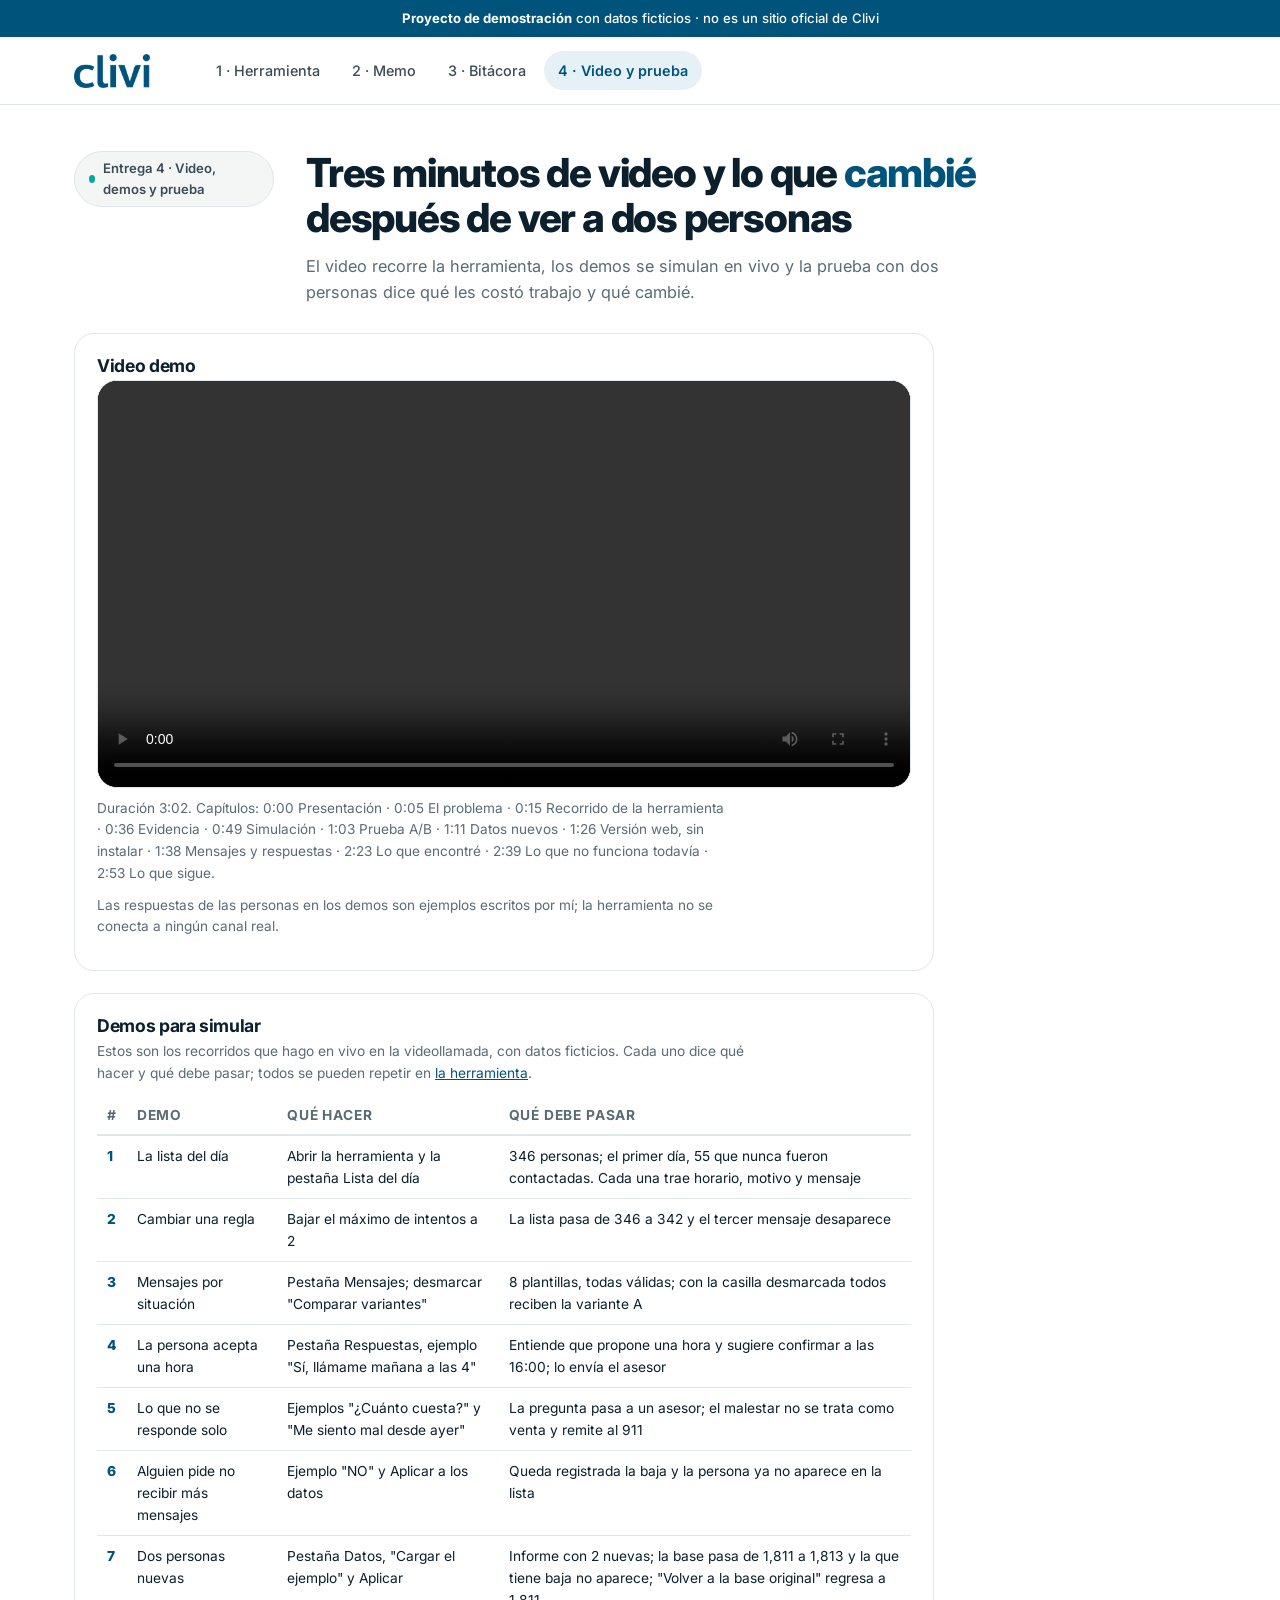
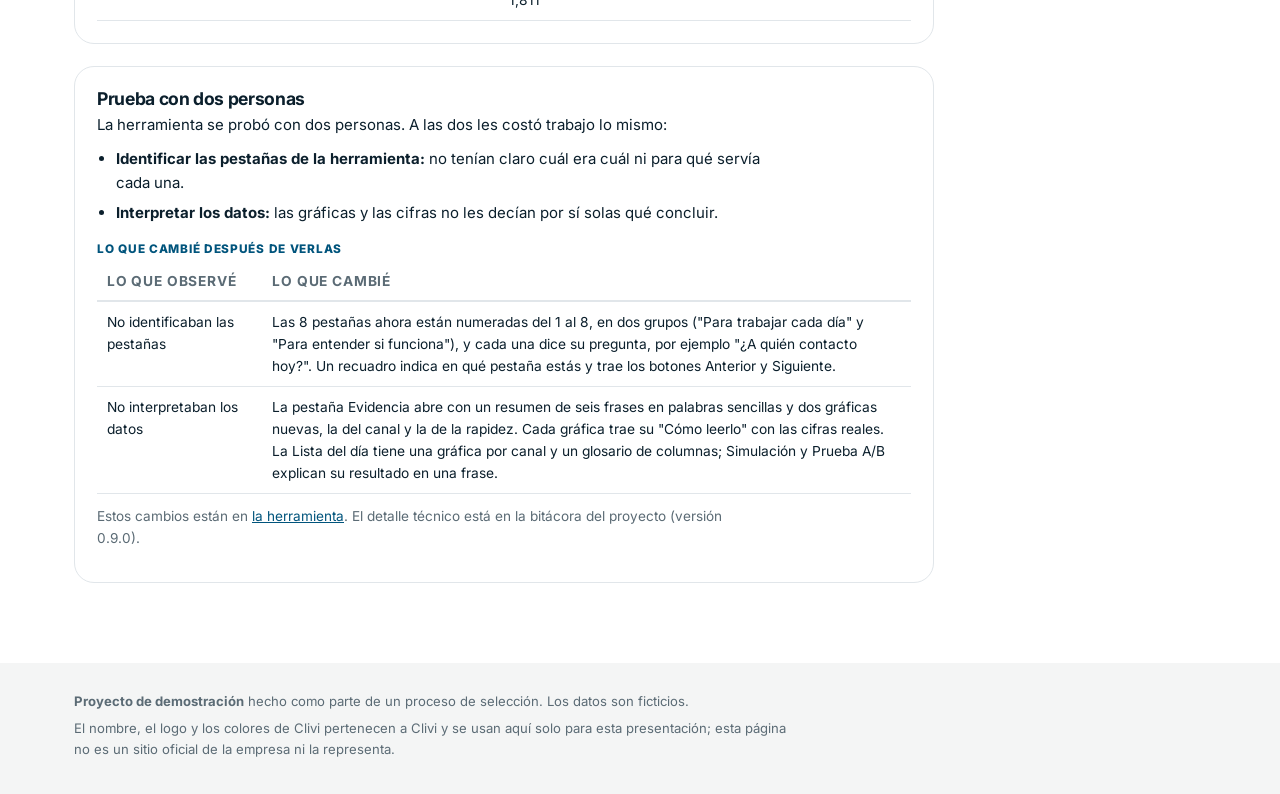
<file: video.html>
<!doctype html>
<html lang="es">
<head>
<meta charset="utf-8">
<meta name="viewport" content="width=device-width, initial-scale=1">
<title>Entrega 4 · Video, demos y prueba con dos personas</title>
<link rel="preconnect" href="https://fonts.googleapis.com">
<link rel="stylesheet" href="https://fonts.googleapis.com/css2?family=Inter:wght@400;500;600;700;800&display=swap">
<style>
/* Identidad visual tomada del sitio publico de Clivi: azul #00547C, Inter, tarjetas blancas muy redondeadas,
   botones en pildora, titulares en negrita con una palabra en azul, contenedor de ancho fijo alineado a la izquierda.
   Los nombres de las variables se conservan porque app.js las lee para colorear las graficas. */
:root {
  color-scheme: light;
  --bg: #FFFFFF; --panel: #FFFFFF; --fondo-suave: #F4F5F5; --fondo-azul: #E6F1F7;
  --fg: #0B1F2C; --muted: #5B6B75; --line: #E1E6EA;
  --steel: #00547C; --steel-2: #006A9C; --steel-dark: #002D42; --steel-soft: #E6F1F7;
  --accent: #00A99D; --accent-soft: #E3F5F3;
  --ok: #0A8F6B; --warn: #C55A11; --code: #F4F5F5;
  --kpi-a: #00547C; --kpi-b: #002D42; --kpi-fg: #FFFFFF;
  --radio: 20px; --radio-grande: 28px;
  --font-body: Inter, system-ui, -apple-system, "Segoe UI", sans-serif;
  --font-mono: ui-monospace, "Cascadia Mono", Consolas, monospace;
}
* { box-sizing: border-box; }
body { background: var(--bg); color: var(--fg); font-family: var(--font-body); font-size: 15px; line-height: 1.6; margin: 0; }
h1, h2, h3, h4 { font-family: var(--font-body); margin: 0; line-height: 1.12; letter-spacing: -0.03em; font-weight: 800; color: var(--fg); text-wrap: balance; }
h2 { font-size: clamp(1.7rem, 3.4vw, 2.5rem); }
h3 { font-size: 1.1rem; letter-spacing: -0.02em; font-weight: 700; }
p { margin: 0 0 10px; max-width: 70ch; }
a { color: var(--steel); }
.acento { color: var(--steel); }
:focus-visible { outline: 3px solid var(--accent); outline-offset: 2px; }
.contenedor { max-width: 1180px; margin: 0 auto; padding-left: max(24px, env(safe-area-inset-left, 0px)); padding-right: max(24px, env(safe-area-inset-right, 0px)); }

/* aviso superior y encabezado, como en el sitio */
.aviso-superior { background: var(--steel); color: #fff; font-size: 0.82rem; text-align: center; padding: 8px 16px; font-weight: 500; }
.aviso-superior b { font-weight: 700; }
header.superior { background: #fff; border-bottom: 1px solid var(--line); position: sticky; top: 0; z-index: 20; }
header.superior .contenedor { display: flex; flex-wrap: wrap; align-items: center; gap: 8px 24px; padding-block: 14px; }
.marca { display: block; flex: none; }
.logo { height: 34px; width: auto; display: block; }
nav.piezas { display: flex; flex-wrap: wrap; gap: 4px; margin-left: 28px; }
nav.piezas a { padding: 8px 14px; border-radius: 999px; text-decoration: none; color: #3C4C57; font-weight: 500; font-size: 0.9rem; }
nav.piezas a:hover { background: var(--fondo-suave); }
nav.piezas a[aria-current="page"] { background: var(--fondo-azul); color: var(--steel); font-weight: 600; }
.cta-header { margin-left: auto; }
.pildora { display: inline-flex; align-items: center; gap: 8px; background: var(--steel); color: #fff; border: none; border-radius: 999px; padding: 12px 22px; font: inherit; font-weight: 600; font-size: 0.92rem; cursor: pointer; text-decoration: none; }
.pildora:hover { background: var(--steel-dark); }
.pildora.blanca { background: #fff; color: var(--steel); }
.pildora.blanca:hover { background: var(--fondo-azul); }

main { padding-block: 28px 56px; min-width: 0; }
img, video, canvas, svg { max-width: 100%; }
body { overflow-wrap: break-word; }
.vista[hidden] { display: none !important; }
.encabezado-vista { display: grid; grid-template-columns: 200px minmax(0, 1fr); gap: 16px 32px; align-items: start; margin: 18px 0 28px; }
.pastilla { display: inline-flex; align-items: center; gap: 8px; background: var(--fondo-suave); border: 1px solid var(--line); color: #3C4C57; border-radius: 999px; padding: 6px 14px; font-size: 0.82rem; font-weight: 600; width: fit-content; }
.pastilla::before { content: ""; width: 8px; height: 8px; border-radius: 50%; background: var(--accent); }
.encabezado-vista .sub { color: var(--muted); max-width: 64ch; margin: 12px 0 0; font-size: 1.02rem; }

/* hero */
.hero { background: linear-gradient(135deg, var(--steel-dark) 0%, var(--steel) 100%); border-radius: var(--radio-grande); color: #fff; padding: 48px 44px; display: grid; grid-template-columns: minmax(0, 1.4fr) minmax(0, 1fr); gap: 32px; align-items: end; margin-bottom: 20px; }
.hero h2 { color: #fff; font-size: clamp(2rem, 4.6vw, 3.4rem); }
.hero p { color: #DCEAF2; font-size: 1.05rem; margin: 16px 0 24px; max-width: 52ch; }
.hero-datos { display: flex; gap: 0; background: rgba(255,255,255,0.1); border: 1px solid rgba(255,255,255,0.25); border-radius: 18px; padding: 14px 6px; }
.hero-datos div { flex: 1; text-align: center; padding: 4px 10px; border-right: 1px solid rgba(255,255,255,0.25); }
.hero-datos div:last-child { border-right: none; }
.hero-datos b { display: block; font-size: 1.6rem; font-weight: 800; letter-spacing: -0.02em; }
.hero-datos span { font-size: 0.78rem; opacity: 0.9; }
.nota-hero { color: var(--muted); font-size: 0.8rem; margin: 0 0 24px; }

.herramienta { display: grid; grid-template-columns: 280px minmax(0, 1fr); gap: 24px; align-items: start; }
.herramienta > * { min-width: 0; }
.subpestanas { max-width: 100%; }
.lateral { position: sticky; top: 84px; background: var(--fondo-suave); border-radius: var(--radio); padding: 18px; display: flex; flex-direction: column; gap: 4px; max-height: calc(100vh - 104px); overflow: auto; }
.lateral h3 { margin-bottom: 6px; }
.lateral label { font-size: 0.7rem; font-weight: 700; text-transform: uppercase; letter-spacing: 0.06em; color: var(--muted); margin-top: 12px; display: flex; justify-content: space-between; }
.lateral label output { color: var(--fg); text-transform: none; letter-spacing: 0; font-size: 0.86rem; font-weight: 700; }
.lateral input[type="range"] { width: 100%; accent-color: var(--steel); }
.lateral input[type="date"], .entrada, select { width: 100%; padding: 10px 12px; border: 1px solid #D5DEE4; border-radius: 12px; background: #fff; color: var(--fg); font: inherit; }
.dias { display: flex; flex-wrap: wrap; gap: 4px 10px; }
.dias label { margin: 0; display: flex; align-items: center; gap: 4px; text-transform: none; letter-spacing: 0; color: var(--fg); font-weight: 500; font-size: 0.86rem; }
input[type="checkbox"] { accent-color: var(--steel); }
.aviso-reglas { color: var(--warn); font-size: 0.82rem; font-weight: 600; min-height: 1.2em; }
.nota { color: var(--muted); font-size: 0.85rem; }

.subpestanas { display: flex; flex-wrap: wrap; gap: 6px; margin-bottom: 20px; }
.subpestanas button { background: var(--fondo-suave); border: none; padding: 9px 16px; font: inherit; font-weight: 600; font-size: 0.88rem; color: #3C4C57; cursor: pointer; border-radius: 999px; }
.subpestanas button:hover { background: var(--fondo-azul); }
.subpestanas button[aria-selected="true"] { background: var(--steel); color: #fff; }
.subvista[hidden] { display: none !important; }

.tarjeta { background: var(--panel); border: 1px solid var(--line); border-radius: var(--radio); padding: 22px; min-width: 0; }
.tarjeta h3 { margin-bottom: 4px; }
.ayuda { color: var(--muted); font-size: 0.86rem; margin: 2px 0 12px; max-width: 72ch; }
.pila { display: flex; flex-direction: column; gap: 18px; }
.dos { display: grid; grid-template-columns: repeat(auto-fit, minmax(min(300px, 100%), 1fr)); gap: 18px; }
.kpis { display: grid; grid-template-columns: repeat(auto-fit, minmax(min(180px, 100%), 1fr)); gap: 14px; }
.kpi { background: var(--fondo-azul); color: var(--fg); border-radius: var(--radio); padding: 16px 18px; min-width: 0; }
.kpi:nth-child(even) { background: var(--fondo-suave); }
.kpi .t { font-size: 0.7rem; text-transform: uppercase; letter-spacing: 0.06em; color: #3C4C57; font-weight: 700; }
.kpi .v { font-size: 2rem; font-weight: 800; line-height: 1.15; margin: 4px 0 2px; font-variant-numeric: tabular-nums; letter-spacing: -0.03em; color: var(--steel); }
.kpi .s { font-size: 0.78rem; color: var(--muted); }

.grafica { width: 100%; min-height: 320px; }
.scroll { overflow-x: auto; }
table { border-collapse: collapse; width: 100%; font-size: 0.88rem; }
th { text-align: left; font-size: 0.7rem; letter-spacing: 0.06em; text-transform: uppercase; color: var(--muted); padding: 8px 10px; border-bottom: 2px solid var(--line); white-space: nowrap; font-weight: 700; }
th.ord { cursor: pointer; user-select: none; }
th.ord:hover { color: var(--steel); }
td { padding: 9px 10px; border-bottom: 1px solid var(--line); vertical-align: top; }
td.num { font-variant-numeric: tabular-nums; white-space: nowrap; }
tr.sel td { background: var(--fondo-azul); }
tr.fila { cursor: pointer; }
tr.fila:hover td { background: var(--fondo-suave); }
.cola { color: var(--warn); font-weight: 600; }
.barra { display: flex; flex-wrap: wrap; gap: 10px 18px; align-items: center; margin-bottom: 12px; }
.barra label { display: flex; align-items: center; gap: 5px; font-size: 0.88rem; }
.paginacion { display: flex; gap: 12px; align-items: center; margin-top: 12px; font-size: 0.88rem; color: var(--muted); }
button.boton { background: var(--steel); color: #fff; border: none; border-radius: 999px; padding: 10px 20px; font: inherit; font-weight: 600; font-size: 0.9rem; cursor: pointer; }
button.boton:hover { background: var(--steel-dark); }
button.claro { background: var(--fondo-azul); color: var(--steel); }
button.claro:hover { background: #D3E6F0; }
button[disabled] { opacity: 0.45; cursor: not-allowed; }
.msg { background: var(--fondo-azul); border-radius: 16px; padding: 14px 16px; margin: 6px 0 12px; line-height: 1.5; }
.etiqueta-campo { font-size: 0.7rem; text-transform: uppercase; letter-spacing: 0.06em; color: var(--muted); font-weight: 700; margin-top: 12px; }
.insignia { display: inline-block; font-size: 0.78rem; font-weight: 600; padding: 3px 10px; border-radius: 999px; background: var(--fondo-azul); color: var(--steel); }
.insignia.ok { background: #DDF3EC; color: var(--ok); }
.insignia.mal { background: #FBE6DA; color: var(--warn); }
pre { background: var(--fondo-suave); border: 1px solid var(--line); border-radius: 14px; padding: 14px; overflow-x: auto; font-family: var(--font-mono); font-size: 0.82rem; white-space: pre-wrap; margin: 0 0 12px; }
.zona { border: 2px dashed var(--steel); border-radius: var(--radio); padding: 28px; text-align: center; background: var(--fondo-azul); color: var(--steel); font-weight: 600; cursor: pointer; display: block; }
.zona.encima { background: var(--accent-soft); border-color: var(--accent); }
.formulario { display: grid; grid-template-columns: repeat(auto-fit, minmax(min(190px, 100%), 1fr)); gap: 14px; margin-bottom: 14px; }
.formulario label { font-size: 0.7rem; text-transform: uppercase; letter-spacing: 0.06em; color: var(--muted); font-weight: 700; display: block; margin-bottom: 4px; }
.fila-accion { display: flex; flex-wrap: wrap; gap: 10px; align-items: center; }
.exito { color: var(--ok); font-weight: 600; }
.error { color: var(--warn); font-weight: 600; }
ul { margin: 0; padding-left: 1.2rem; }
li { margin-bottom: 6px; max-width: 72ch; }
.si h3 { color: var(--ok); margin-bottom: 8px; }
.no h3 { color: var(--warn); margin-bottom: 8px; }

/* memo, bitacora, video */
.lectura { max-width: 860px; display: flex; flex-direction: column; gap: 22px; }
.hoja { background: var(--panel); border: 1px solid var(--line); border-radius: var(--radio-grande); padding: 34px 38px; }
.hoja h2 { font-size: 1.8rem; margin-bottom: 4px; }
.hoja h3 { margin: 22px 0 6px; color: var(--steel); text-transform: uppercase; letter-spacing: 0.06em; font-size: 0.78rem; font-weight: 700; }
.hoja p, .hoja li { font-size: 0.95rem; }
.entrada-dia { background: var(--panel); border: 1px solid var(--line); border-radius: var(--radio-grande); padding: 26px 30px; }
.entrada-dia .fecha { font-weight: 800; font-size: 1.2rem; letter-spacing: -0.02em; }
.entrada-dia h4 { font-size: 0.74rem; text-transform: uppercase; letter-spacing: 0.06em; color: var(--steel); margin: 18px 0 6px; font-weight: 700; }
.pendiente { background: var(--accent-soft); border-radius: 14px; padding: 12px 16px; font-size: 0.9rem; color: #0B4F4A; }
video { width: 100%; max-width: 900px; border-radius: var(--radio); border: 1px solid var(--line); background: #000; display: block; }
.tabla-prueba td, .tabla-prueba th { font-size: 0.86rem; }

footer.pie { background: var(--fondo-suave); padding-block: 28px; margin-top: 24px; }
footer.pie p { color: var(--muted); font-size: 0.82rem; max-width: 90ch; margin: 0 0 6px; }

@media (max-width: 1100px) {
  .herramienta { grid-template-columns: minmax(0, 1fr); }
  .lateral { position: static; max-height: none; }
}

@media (max-width: 960px) {
  .hero { grid-template-columns: minmax(0, 1fr); padding: 32px 24px; }
  .encabezado-vista { grid-template-columns: minmax(0, 1fr); }
  header.superior .contenedor { flex-wrap: wrap; }
  nav.piezas { margin-left: 0; order: 3; width: 100%; }
  .hoja { padding: 22px; }
}

@media (max-width: 720px) {
  .contenedor { padding-left: max(16px, env(safe-area-inset-left, 0px)); padding-right: max(16px, env(safe-area-inset-right, 0px)); }
  .hero { padding: 26px 20px; }
  .hero-datos { flex-wrap: wrap; row-gap: 10px; }
  .hero-datos div { flex: 1 1 30%; min-width: 90px; }
  .tarjeta { padding: 16px; }
  .entrada-dia { padding: 20px 18px; }
  .hoja { padding: 20px 18px; }
  .kpi .v { font-size: 1.6rem; }
  nav.piezas a { padding: 7px 11px; font-size: 0.85rem; }
}

@media (max-width: 420px) {
  h2 { font-size: 1.5rem; }
  .subpestanas button { padding: 8px 12px; font-size: 0.82rem; }
  .burbuja { max-width: 96%; }
}

/* conversacion de ejemplo (pestana Respuestas) */
.chat { display: flex; flex-direction: column; gap: 10px; }
.burbuja { max-width: 88%; padding: 12px 16px; border-radius: 18px; line-height: 1.45; font-size: 0.92rem; }
.burbuja .quien { font-size: 0.68rem; text-transform: uppercase; letter-spacing: 0.06em; font-weight: 700; color: var(--muted); margin-bottom: 4px; }
.burbuja.asesor { background: var(--fondo-azul); border-bottom-left-radius: 6px; align-self: flex-start; }
.burbuja.persona { background: var(--steel); color: #fff; border-bottom-right-radius: 6px; align-self: flex-end; }
.burbuja.persona .quien { color: rgba(255,255,255,0.8); }
.burbuja.sugerida { background: #fff; border: 1px dashed var(--steel); }
.burbuja.sistema { background: var(--fondo-suave); color: var(--muted); align-self: center; font-size: 0.82rem; border-radius: 999px; }
code { background: var(--fondo-suave); padding: 1px 6px; border-radius: 6px; font-size: 0.85em; }

/* demos para simular */
.tabla-demos td, .tabla-demos th { font-size: 0.86rem; }
.tabla-demos td:first-child { font-weight: 800; color: var(--steel); }

/* pestanas guiadas, guia de la pestana actual y lecturas de las graficas */
.pestanas-guia { display: grid; grid-template-columns: repeat(auto-fit, minmax(min(420px, 100%), 1fr)); gap: 14px; margin-bottom: 14px; }
.grupo-pestanas { background: var(--fondo-suave); border-radius: var(--radio); padding: 12px; min-width: 0; }
.grupo-titulo { font-size: 0.7rem; font-weight: 800; text-transform: uppercase; letter-spacing: 0.07em; color: var(--steel); margin: 0 0 8px 4px; }
.grupo-pestanas .subpestanas { display: grid; grid-template-columns: repeat(auto-fit, minmax(min(180px, 100%), 1fr)); gap: 8px; margin: 0; }
.subpestanas button { display: flex; align-items: center; gap: 10px; text-align: left; border-radius: 16px; padding: 10px 12px; background: #fff; border: 1px solid var(--line); }
.subpestanas button .n { flex: none; display: flex; align-items: center; justify-content: center; width: 28px; height: 28px; border-radius: 50%; background: var(--fondo-azul); color: var(--steel); font-weight: 800; font-size: 0.85rem; }
.subpestanas button .tx { display: flex; flex-direction: column; min-width: 0; }
.subpestanas button .tx b { font-size: 0.92rem; color: var(--fg); }
.subpestanas button .tx small { font-size: 0.74rem; font-weight: 500; color: var(--muted); line-height: 1.25; }
.subpestanas button[aria-selected="true"] { background: var(--steel); border-color: var(--steel); }
.subpestanas button[aria-selected="true"] .n { background: #fff; color: var(--steel); }
.subpestanas button[aria-selected="true"] .tx b, .subpestanas button[aria-selected="true"] .tx small { color: #fff; }
.guia-actual { display: flex; flex-wrap: wrap; justify-content: space-between; align-items: center; gap: 10px 20px; background: var(--fondo-azul); border-radius: var(--radio); padding: 14px 18px; margin-bottom: 18px; }
.guia-actual p { margin: 4px 0 0; color: #3C4C57; font-size: 0.9rem; }
.guia-actual .paso { display: block; font-size: 0.7rem; text-transform: uppercase; letter-spacing: 0.07em; font-weight: 800; color: var(--steel); margin-bottom: 2px; }
.lectura-caja { background: var(--fondo-suave); border-left: 4px solid var(--accent); border-radius: 0 12px 12px 0; padding: 10px 14px; margin: 12px 0 0; font-size: 0.86rem; color: #2C3E4A; max-width: none; }
.resumen { background: var(--fondo-azul); border-color: transparent; }
.resumen li { margin-bottom: 8px; font-size: 0.96rem; }
.glosario { margin-top: 14px; font-size: 0.88rem; }
.glosario summary { cursor: pointer; font-weight: 700; color: var(--steel); }
@media (max-width: 720px) { .guia-actual { padding: 12px 14px; } }
.pestanas-guia { scroll-margin-top: 84px; }

</style>
</head>
<body>

<div class="aviso-superior"><b>Proyecto de demostración</b> con datos ficticios · no es un sitio oficial de Clivi</div>

<header class="superior">
  <div class="contenedor">
    <a class="marca" href="herramienta.html" aria-label="Herramienta, entrega 1"><img class="logo" src="[data-uri]" alt="Clivi"></a>
    <nav class="piezas" aria-label="Las cuatro entregas">
      <a href="herramienta.html">1 · Herramienta</a>
      <a href="memo.html">2 · Memo</a>
      <a href="bitacora.html">3 · Bitácora</a>
      <a href="video.html" aria-current="page">4 · Video y prueba</a>
    </nav>
  </div>
</header>

<main class="contenedor">
<section id="vista-video" class="vista">
    <div class="encabezado-vista">
      <span class="pastilla">Entrega 4 · Video, demos y prueba</span>
      <div><h2>Tres minutos de video y lo que <span class="acento">cambié</span> después de ver a dos personas</h2><p class="sub">El video recorre la herramienta, los demos se simulan en vivo y la prueba con dos personas dice qué les costó trabajo y qué cambié.</p></div>
    </div>
    <div class="lectura">
      <div class="tarjeta">
        <h3>Video demo</h3>
        <video controls preload="metadata" src="demo.mp4">Tu navegador no puede reproducir este video.</video>
        <p class="nota" style="margin-top:10px">Duración 3:02. Capítulos: 0:00 Presentación · 0:05 El problema · 0:15 Recorrido de la herramienta · 0:36 Evidencia · 0:49 Simulación · 1:03 Prueba A/B · 1:11 Datos nuevos · 1:26 Versión web, sin instalar · 1:38 Mensajes y respuestas · 2:23 Lo que encontré · 2:39 Lo que no funciona todavía · 2:53 Lo que sigue.</p>
        <p class="nota">Las respuestas de las personas en los demos son ejemplos escritos por mí; la herramienta no se conecta a ningún canal real.</p>
      </div>

      <div class="tarjeta">
        <h3>Demos para simular</h3>
        <p class="ayuda">Estos son los recorridos que hago en vivo en la videollamada, con datos ficticios. Cada uno dice qué hacer y qué debe pasar; todos se pueden repetir en <a href="herramienta.html">la herramienta</a>.</p>
        <div class="scroll"><table class="tabla-demos">
          <thead><tr><th>#</th><th>Demo</th><th>Qué hacer</th><th>Qué debe pasar</th></tr></thead>
          <tbody>
            <tr><td>1</td><td>La lista del día</td><td>Abrir la herramienta y la pestaña Lista del día</td><td>346 personas; el primer día, 55 que nunca fueron contactadas. Cada una trae horario, motivo y mensaje</td></tr>
            <tr><td>2</td><td>Cambiar una regla</td><td>Bajar el máximo de intentos a 2</td><td>La lista pasa de 346 a 342 y el tercer mensaje desaparece</td></tr>
            <tr><td>3</td><td>Mensajes por situación</td><td>Pestaña Mensajes; desmarcar "Comparar variantes"</td><td>8 plantillas, todas válidas; con la casilla desmarcada todos reciben la variante A</td></tr>
            <tr><td>4</td><td>La persona acepta una hora</td><td>Pestaña Respuestas, ejemplo "Sí, llámame mañana a las 4"</td><td>Entiende que propone una hora y sugiere confirmar a las 16:00; lo envía el asesor</td></tr>
            <tr><td>5</td><td>Lo que no se responde solo</td><td>Ejemplos "¿Cuánto cuesta?" y "Me siento mal desde ayer"</td><td>La pregunta pasa a un asesor; el malestar no se trata como venta y remite al 911</td></tr>
            <tr><td>6</td><td>Alguien pide no recibir más mensajes</td><td>Ejemplo "NO" y Aplicar a los datos</td><td>Queda registrada la baja y la persona ya no aparece en la lista</td></tr>
            <tr><td>7</td><td>Dos personas nuevas</td><td>Pestaña Datos, "Cargar el ejemplo" y Aplicar</td><td>Informe con 2 nuevas; la base pasa de 1,811 a 1,813 y la que tiene baja no aparece; "Volver a la base original" regresa a 1,811</td></tr>
          </tbody>
        </table></div>
      </div>

      <div class="tarjeta">
        <h3>Prueba con dos personas</h3>
        <p>La herramienta se probó con dos personas. A las dos les costó trabajo lo mismo:</p>
        <ul>
          <li><b>Identificar las pestañas de la herramienta:</b> no tenían claro cuál era cuál ni para qué servía cada una.</li>
          <li><b>Interpretar los datos:</b> las gráficas y las cifras no les decían por sí solas qué concluir.</li>
        </ul>
        <h4 style="margin:18px 0 6px;font-size:0.74rem;text-transform:uppercase;letter-spacing:0.06em;color:var(--steel)">Lo que cambié después de verlas</h4>
        <div class="scroll"><table class="tabla-prueba">
          <thead><tr><th>Lo que observé</th><th>Lo que cambié</th></tr></thead>
          <tbody>
            <tr><td>No identificaban las pestañas</td><td>Las 8 pestañas ahora están numeradas del 1 al 8, en dos grupos ("Para trabajar cada día" y "Para entender si funciona"), y cada una dice su pregunta, por ejemplo "¿A quién contacto hoy?". Un recuadro indica en qué pestaña estás y trae los botones Anterior y Siguiente.</td></tr>
            <tr><td>No interpretaban los datos</td><td>La pestaña Evidencia abre con un resumen de seis frases en palabras sencillas y dos gráficas nuevas, la del canal y la de la rapidez. Cada gráfica trae su "Cómo leerlo" con las cifras reales. La Lista del día tiene una gráfica por canal y un glosario de columnas; Simulación y Prueba A/B explican su resultado en una frase.</td></tr>
          </tbody>
        </table></div>
        <p class="nota" style="margin-top:12px">Estos cambios están en <a href="herramienta.html">la herramienta</a>. El detalle técnico está en la bitácora del proyecto (versión 0.9.0).</p>
      </div>
    </div>
</section>

</main>

<footer class="pie">
  <div class="contenedor">
    <p><b>Proyecto de demostración</b> hecho como parte de un proceso de selección. Los datos son ficticios.</p>
    <p>El nombre, el logo y los colores de Clivi pertenecen a Clivi y se usan aquí solo para esta presentación; esta página no es un sitio oficial de la empresa ni la representa.</p>
  </div>
</footer>

</body>
</html>
</file>
